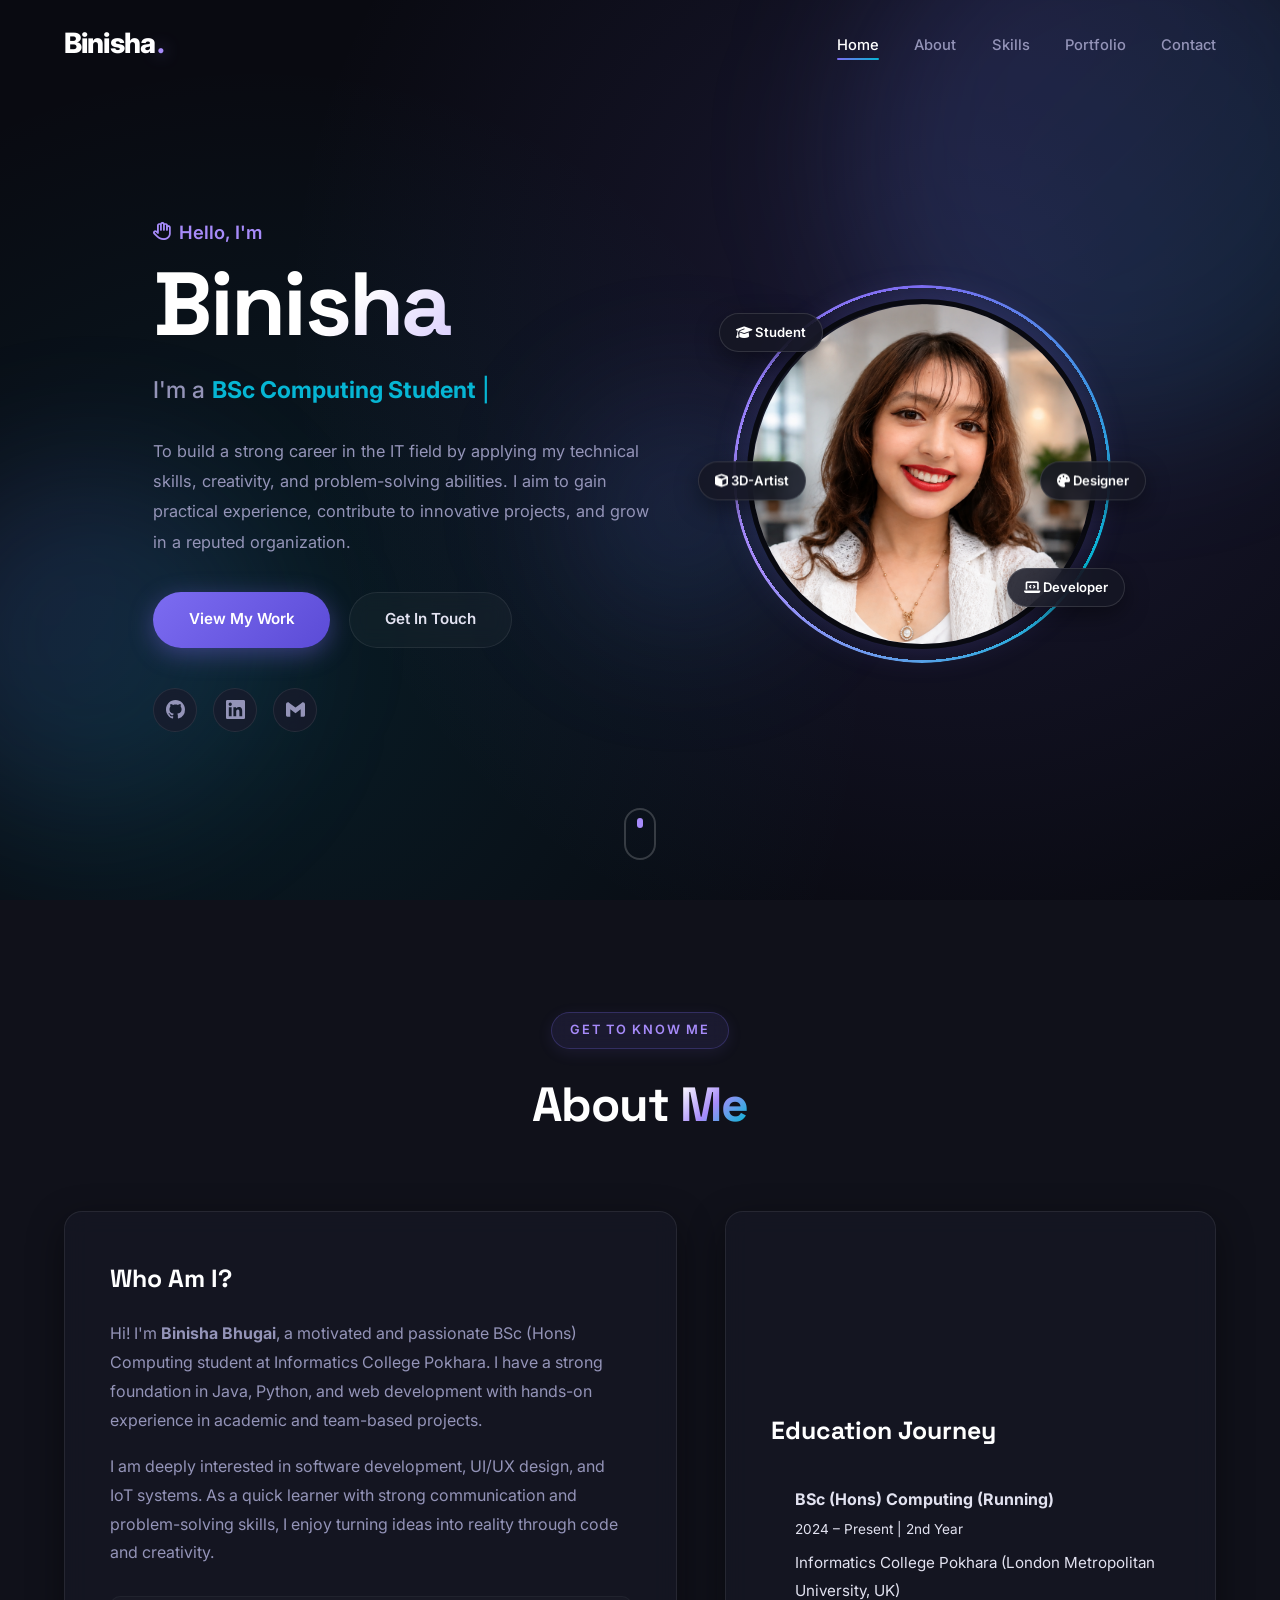
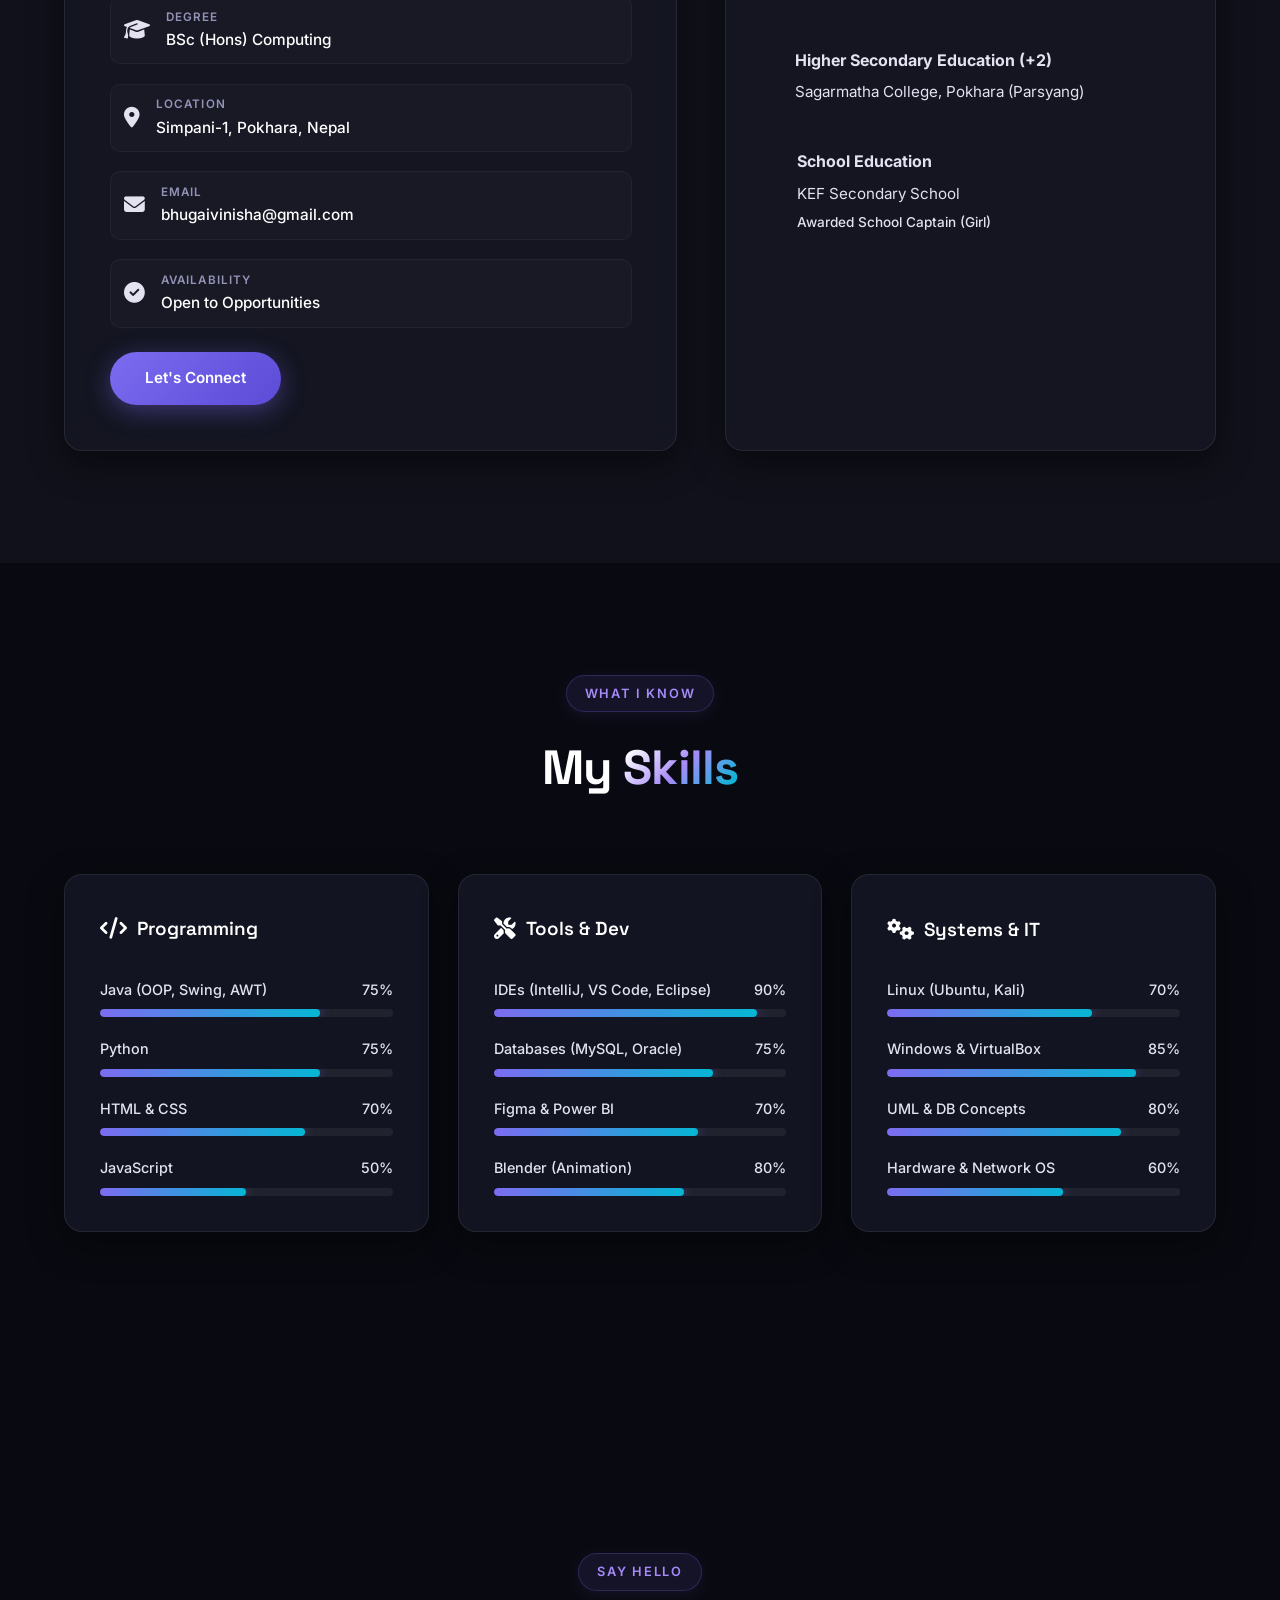
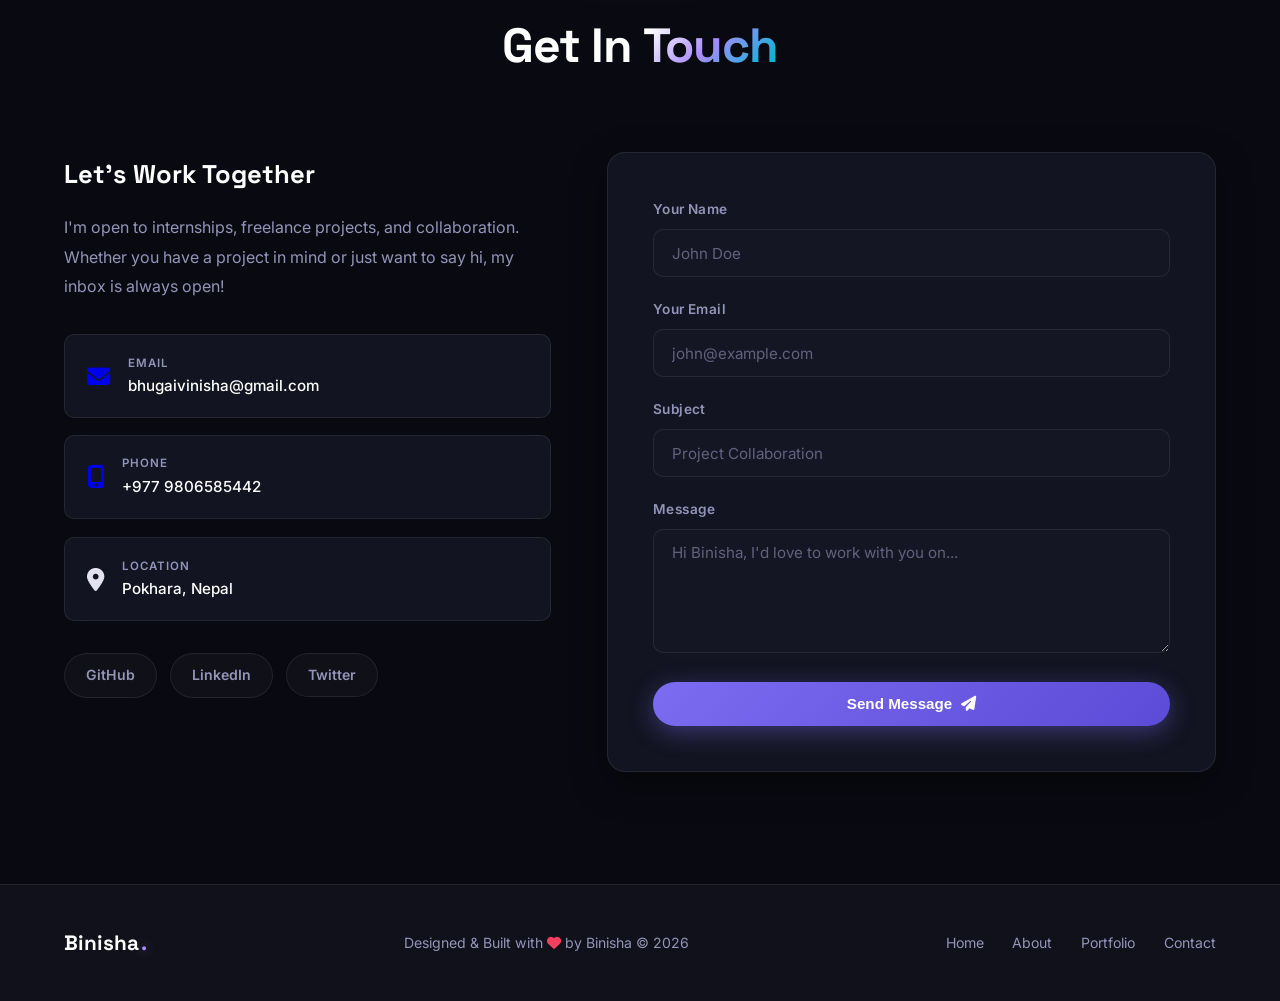
<file: index.html>
<!DOCTYPE html>
<html lang="en">

<head>
  <meta name="viewport" content="width=device-width, initial-scale=1.0" />
  <meta name="description"
    content="Binisha's personal portfolio website showcasing skills, projects, and contact information." />
  <title>Binisha | Portfolio</title>
  <link rel="icon" type="image/x-icon" href="favicon.ico" />
  <link rel="icon" type="image/png" sizes="32x32" href="favicon-32x32.png" />
  <link rel="icon" type="image/png" sizes="16x16" href="favicon-16x16.png" />
  <link rel="apple-touch-icon" href="favicon-32x32.png" />
  <link rel="stylesheet" href="css/style.css" />
  <link rel="stylesheet" href="https://cdnjs.cloudflare.com/ajax/font-awesome/6.5.1/css/all.min.css" />
  <link rel="preconnect" href="https://fonts.googleapis.com" />
  <link rel="preconnect" href="https://fonts.gstatic.com" crossorigin />
  <link
    href="https://fonts.googleapis.com/css2?family=Inter:wght@300;400;500;600;700;800&family=Space+Grotesk:wght@400;500;600;700&display=swap"
    rel="stylesheet" />
</head>

<body>

  <!-- NAVIGATION INJECTED VIA COMPONENTS.JS -->
  <div id="navbar-placeholder"></div>

  <!-- HERO -->
  <section class="hero" id="home">
    <div class="hero-bg-shapes">
      <div class="shape shape-1"></div>
      <div class="shape shape-2"></div>
      <div class="shape shape-3"></div>
    </div>
    <div class="hero-container">
      <div class="hero-content">
        <div class="hero-greeting reveal"><i class="fa-regular fa-hand"></i> Hello, I'm</div>
        <h1 class="hero-name reveal">Binisha</h1>
        <div class="hero-role reveal">
          <span>I'm a </span><span class="typewriter" id="typewriter"></span><span class="cursor-blink">|</span>
        </div>
        <p class="hero-desc reveal">To build a strong career in the IT field by applying my technical skills,
          creativity, and problem-solving abilities. I aim to gain practical experience, contribute to innovative
          projects, and grow in a reputed organization.</p>
        <div class="hero-actions reveal">
          <a href="portfolio.html" class="btn btn-primary">View My Work</a>
          <a href="#contact" class="btn btn-outline">Get In Touch</a>
        </div>
        <div class="hero-socials reveal">
          <a href="https://github.com/bhugaivinisha" target="_blank" class="social-icon" aria-label="GitHub">
            <svg viewBox="0 0 24 24" fill="currentColor">
              <path
                d="M12 0C5.37 0 0 5.37 0 12c0 5.31 3.435 9.795 8.205 11.385.6.105.825-.255.825-.57 0-.285-.015-1.23-.015-2.235-3.015.555-3.795-.735-4.035-1.41-.135-.345-.72-1.41-1.23-1.695-.42-.225-1.02-.78-.015-.795.945-.015 1.62.87 1.845 1.23 1.08 1.815 2.805 1.305 3.495.99.105-.78.42-1.305.765-1.605-2.67-.3-5.46-1.335-5.46-5.925 0-1.305.465-2.385 1.23-3.225-.12-.3-.54-1.53.12-3.18 0 0 1.005-.315 3.3 1.23.96-.27 1.98-.405 3-.405s2.04.135 3 .405c2.295-1.56 3.3-1.23 3.3-1.23.66 1.65.24 2.88.12 3.18.765.84 1.23 1.905 1.23 3.225 0 4.605-2.805 5.625-5.475 5.925.435.375.81 1.095.81 2.22 0 1.605-.015 2.895-.015 3.3 0 .315.225.69.825.57A12.02 12.02 0 0 0 24 12c0-6.63-5.37-12-12-12z" />
            </svg>
          </a>
          <a href="https://www.linkedin.com/in/binisha-bhugai-67b261334/" target="_blank" class="social-icon"
            aria-label="LinkedIn">
            <svg viewBox="0 0 24 24" fill="currentColor">
              <path
                d="M20.447 20.452h-3.554v-5.569c0-1.328-.027-3.037-1.852-3.037-1.853 0-2.136 1.445-2.136 2.939v5.667H9.351V9h3.414v1.561h.046c.477-.9 1.637-1.85 3.37-1.85 3.601 0 4.267 2.37 4.267 5.455v6.286zM5.337 7.433a2.062 2.062 0 0 1-2.063-2.065 2.064 2.064 0 1 1 2.063 2.065zm1.782 13.019H3.555V9h3.564v11.452zM22.225 0H1.771C.792 0 0 .774 0 1.729v20.542C0 23.227.792 24 1.771 24h20.451C23.2 24 24 23.227 24 22.271V1.729C24 .774 23.2 0 22.222 0h.003z" />
            </svg>
          </a>
          <a href="mailto:bhugaivinisha@gmail.com" class="social-icon" aria-label="Email">
            <svg viewBox="0 0 24 24" fill="currentColor">
              <path
                d="M24 5.457v13.909c0 .904-.732 1.636-1.636 1.636h-3.819V11.73L12 16.64l-6.545-4.91v9.273H1.636A1.636 1.636 0 0 1 0 19.366V5.457c0-2.023 2.309-3.178 3.927-1.964L5.455 4.64 12 9.548l6.545-4.91 1.528-1.145C21.69 2.28 24 3.434 24 5.457z" />
            </svg>
          </a>
        </div>
      </div>
      <div class="hero-image-wrap reveal">
        <div class="hero-avatar">
          <div class="avatar-ring"></div>
          <div class="avatar-inner">
            <div class="hero-avatar">
              <img src="images/binisha.PNG" alt="Binisha" class="profile-image">
            </div>
          </div>
          <div class="floating-badge badge-1"><i class="fa-solid fa-graduation-cap"></i> Student</div>
          <div class="floating-badge badge-2"><i class="fa-solid fa-laptop-code"></i> Developer</div>
          <div class="floating-badge badge-3"><i class="fa-solid fa-palette"></i> Designer</div>
          <div class="floating-badge badge-4"><i class="fa-solid fa-cube"></i> 3D-Artist</div>
        </div>
      </div>
    </div>
    <a href="#about" class="scroll-down" aria-label="Scroll down">
      <div class="scroll-dot"></div>
    </a>
  </section>

  <!-- ABOUT -->
  <section class="about section" id="about">
    <div class="container">
      <div class="section-header reveal">
        <span class="section-tag">Get to Know Me</span>
        <h2 class="section-title">About <span class="highlight">Me</span></h2>
      </div>
      <div class="about-grid">
        <div class="about-card reveal">
          <h3>Who Am I?</h3>
          <p>Hi! I'm <strong>Binisha Bhugai</strong>, a motivated and passionate BSc (Hons) Computing student at
            Informatics College Pokhara. I have a strong foundation in Java, Python, and web development with hands-on
            experience in academic and team-based projects.</p>
          <p>I am deeply interested in software development, UI/UX design, and IoT systems. As a quick learner with
            strong communication and problem-solving skills, I enjoy turning ideas into reality through code and
            creativity.</p>
          <div class="about-details">
            <div class="detail-item"><span class="detail-icon"><i class="fa-solid fa-graduation-cap"></i></span>
              <div><span class="detail-label">Degree</span><span class="detail-value">BSc (Hons) Computing</span></div>
            </div>
            <div class="detail-item"><span class="detail-icon"><i class="fa-solid fa-location-dot"></i></span>
              <div><span class="detail-label">Location</span><span class="detail-value">Simpani-1, Pokhara, Nepal</span>
              </div>
            </div>
            <div class="detail-item"><span class="detail-icon"><i class="fa-solid fa-envelope"></i></span>
              <div><span class="detail-label">Email</span><span class="detail-value">bhugaivinisha@gmail.com</span>
              </div>
            </div>
            <div class="detail-item"><span class="detail-icon"><i class="fa-solid fa-circle-check"></i></span>
              <div><span class="detail-label">Availability</span><span class="detail-value">Open to Opportunities</span>
              </div>
            </div>
          </div>
          <a href="#contact" class="btn btn-primary" style="margin-top:1.5rem;display:inline-flex;">Let's Connect</a>
        </div>

        <div class="about-card reveal" style="display: flex; flex-direction: column; justify-content: center;">
          <h3 style="margin-bottom: 2rem;">Education Journey</h3>
          <div class="education-timeline" style="display: flex; flex-direction: column; gap: 1.5rem;">
            <div class="timeline-item"
              style="border-left: 2px solid var(--primary); padding-left: 1.5rem; position: relative;">
              <div
                style="position: absolute; left: -6px; top: 0; width: 10px; height: 10px; border-radius: 50%; background: var(--primary); box-shadow: 0 0 0 4px var(--bg-hover);">
              </div>
              <h4 style="margin-bottom: 0.3rem;">BSc (Hons) Computing (Running)</h4>
              <span style="color: var(--text-muted); font-size: 0.85rem; display: block; margin-bottom: 0.5rem;">2024
                &ndash; Present | 2nd Year</span>
              <p style="font-size: 0.95rem; color: var(--text-secondary);">Informatics College Pokhara (London
                Metropolitan University, UK)</p>
            </div>
            <div class="timeline-item"
              style="border-left: 2px solid var(--primary); padding-left: 1.5rem; position: relative;">
              <div
                style="position: absolute; left: -6px; top: 0; width: 10px; height: 10px; border-radius: 50%; background: var(--primary); box-shadow: 0 0 0 4px var(--bg-hover);">
              </div>
              <h4 style="margin-bottom: 0.3rem;">Higher Secondary Education (+2)</h4>
              <p style="font-size: 0.95rem; color: var(--text-secondary);">Sagarmatha College, Pokhara (Parsyang)</p>
            </div>
            <div class="timeline-item"
              style="border-left: 2px solid transparent; padding-left: 1.5rem; position: relative;">
              <div
                style="position: absolute; left: -6px; top: 0; width: 10px; height: 10px; border-radius: 50%; background: var(--primary); box-shadow: 0 0 0 4px var(--bg-hover);">
              </div>
              <h4 style="margin-bottom: 0.3rem;">School Education</h4>
              <p style="font-size: 0.95rem; color: var(--text-secondary);">KEF Secondary School<br><span
                  style="color:var(--primary);font-size:0.85rem;font-weight:500;">Awarded School Captain (Girl)</span>
              </p>
            </div>
          </div>
        </div>
      </div>
    </div>
  </section>

  <!-- SKILLS -->
  <section class="skills section" id="skills">
    <div class="container">
      <div class="section-header reveal">
        <span class="section-tag">What I Know</span>
        <h2 class="section-title">My <span class="highlight">Skills</span></h2>
      </div>
      <div class="skills-grid">
        <div class="skill-category reveal">
          <h3 class="category-title"><span class="cat-icon"><i class="fa-solid fa-code"></i></span> Programming</h3>
          <div class="skill-list">
            <div class="skill-item">
              <div class="skill-info"><span>Java (OOP, Swing, AWT)</span><span>75%</span></div>
              <div class="skill-bar">
                <div class="skill-fill" data-width="75"></div>
              </div>
            </div>
            <div class="skill-item">
              <div class="skill-info"><span>Python</span><span>75%</span></div>
              <div class="skill-bar">
                <div class="skill-fill" data-width="75"></div>
              </div>
            </div>
            <div class="skill-item">
              <div class="skill-info"><span>HTML &amp; CSS</span><span>70%</span></div>
              <div class="skill-bar">
                <div class="skill-fill" data-width="70"></div>
              </div>
            </div>
            <div class="skill-item">
              <div class="skill-info"><span>JavaScript</span><span>50%</span></div>
              <div class="skill-bar">
                <div class="skill-fill" data-width="50"></div>
              </div>
            </div>
          </div>
        </div>
        <div class="skill-category reveal">
          <h3 class="category-title"><span class="cat-icon"><i class="fa-solid fa-screwdriver-wrench"></i></span> Tools &amp; Dev</h3>
          <div class="skill-list">
            <div class="skill-item">
              <div class="skill-info"><span>IDEs (IntelliJ, VS Code, Eclipse)</span><span>90%</span></div>
              <div class="skill-bar">
                <div class="skill-fill" data-width="90"></div>
              </div>
            </div>
            <div class="skill-item">
              <div class="skill-info"><span>Databases (MySQL, Oracle)</span><span>75%</span></div>
              <div class="skill-bar">
                <div class="skill-fill" data-width="75"></div>
              </div>
            </div>
            <div class="skill-item">
              <div class="skill-info"><span>Figma &amp; Power BI</span><span>70%</span></div>
              <div class="skill-bar">
                <div class="skill-fill" data-width="70"></div>
              </div>
            </div>
            <div class="skill-item">
              <div class="skill-info"><span>Blender (Animation)</span><span>80%</span></div>
              <div class="skill-bar">
                <div class="skill-fill" data-width="65"></div>
              </div>
            </div>
          </div>
        </div>
        <div class="skill-category reveal">
          <h3 class="category-title"><span class="cat-icon"><i class="fa-solid fa-gears"></i></span> Systems &amp; IT</h3>
          <div class="skill-list">
            <div class="skill-item">
              <div class="skill-info"><span>Linux (Ubuntu, Kali)</span><span>70%</span></div>
              <div class="skill-bar">
                <div class="skill-fill" data-width="70"></div>
              </div>
            </div>
            <div class="skill-item">
              <div class="skill-info"><span>Windows &amp; VirtualBox</span><span>85%</span></div>
              <div class="skill-bar">
                <div class="skill-fill" data-width="85"></div>
              </div>
            </div>
            <div class="skill-item">
              <div class="skill-info"><span>UML &amp; DB Concepts</span><span>80%</span></div>
              <div class="skill-bar">
                <div class="skill-fill" data-width="80"></div>
              </div>
            </div>
            <div class="skill-item">
              <div class="skill-info"><span>Hardware &amp; Network OS</span><span>60%</span></div>
              <div class="skill-bar">
                <div class="skill-fill" data-width="60"></div>
              </div>
            </div>
          </div>
        </div>
      </div>
      <div class="tech-badges reveal">
        <span class="tech-badge">Java</span><span class="tech-badge">Python</span><span
          class="tech-badge">HTML/CSS/JS</span>
        <span class="tech-badge">IntelliJ IDEA</span><span class="tech-badge">MySQL</span><span
          class="tech-badge">Figma</span>
        <span class="tech-badge">Ubuntu</span><span class="tech-badge">VirtualBox</span><span
          class="tech-badge">Blender</span>
        <span class="tech-badge">UML</span>
      </div>
    </div>
  </section>

  <!-- CONTACT -->
  <section class="contact section" id="contact">
    <div class="container">
      <div class="section-header reveal">
        <span class="section-tag">Say Hello</span>
        <h2 class="section-title">Get In <span class="highlight">Touch</span></h2>
      </div>
      <div class="contact-grid">
        <div class="contact-info reveal">
          <h3>Let's Work Together</h3>
          <p>I'm open to internships, freelance projects, and collaboration. Whether you have a project in mind or just
            want to say hi, my inbox is always open!</p>
          <div class="contact-cards">
            <a href="mailto:bhugaivinisha@gmail.com" class="contact-card">
              <div class="cc-icon"><i class="fa-solid fa-envelope"></i></div>
              <div><span class="cc-label">Email</span><span class="cc-value">bhugaivinisha@gmail.com</span></div>
            </a>
            <a href="tel:+977-9806585442" class="contact-card">
              <div class="cc-icon"><i class="fa-solid fa-mobile-screen-button"></i></div>
              <div><span class="cc-label">Phone</span><span class="cc-value">+977 9806585442</span></div>
            </a>
            <div class="contact-card">
              <div class="cc-icon"><i class="fa-solid fa-location-dot"></i></div>
              <div><span class="cc-label">Location</span><span class="cc-value">Pokhara, Nepal</span></div>
            </div>
          </div>
          <div class="contact-socials">
            <a href="https://github.com/bhugaivinisha/" target="_blank" class="csocial-btn">GitHub</a>
            <a href="https://www.linkedin.com/in/binisha-bhugai-67b261334/" target="_blank"
              class="csocial-btn">LinkedIn</a>
            <a href="https://twitter.com/" target="_blank" class="csocial-btn">Twitter</a>
          </div>
        </div>
        <div class="contact-form-wrap reveal">
          <form class="contact-form" id="contact-form" novalidate>
            <div class="form-group">
              <label for="cf-name">Your Name</label>
              <input type="text" id="cf-name" name="name" placeholder="John Doe" required />
            </div>
            <div class="form-group">
              <label for="cf-email">Your Email</label>
              <input type="email" id="cf-email" name="email" placeholder="john@example.com" required />
            </div>
            <div class="form-group">
              <label for="cf-subject">Subject</label>
              <input type="text" id="cf-subject" name="subject" placeholder="Project Collaboration" required />
            </div>
            <div class="form-group">
              <label for="cf-message">Message</label>
              <textarea id="cf-message" name="message" rows="5"
                placeholder="Hi Binisha, I'd love to work with you on..." required></textarea>
            </div>
            <button type="submit" class="btn btn-primary btn-full" id="submit-btn">
              <span class="btn-text">Send Message <i class="fa-solid fa-paper-plane" style="margin-left:0.3rem;"></i></span>
              <span class="btn-loader" style="display:none;">Sending...</span>
            </button>
            <div class="form-success" id="form-success" style="display:none;"><i class="fa-solid fa-circle-check"></i> Message sent! I'll get back to you soon.</div>
          </form>
        </div>
      </div>
    </div>
  </section>

  <!-- FOOTER INJECTED VIA COMPONENTS.JS -->
  <div id="footer-placeholder"></div>

  <button class="back-to-top" id="back-to-top" aria-label="Back to top">↑</button>

  <!-- LIGHTBOX MODAL -->
  <div class="lightbox-modal" id="lightbox-modal" aria-hidden="true">
    <div class="lightbox-backdrop"></div>
    <div class="lightbox-container">
      <button class="lightbox-close" id="lightbox-close" aria-label="Close preview">&times;</button>
      <div class="lightbox-content" id="lightbox-content">
        <!-- Injected dynamically via JS -->
      </div>
    </div>
  </div>

  <script src="js/components.js"></script>
  <script src="js/main.js"></script>
</body>

</html>
</file>
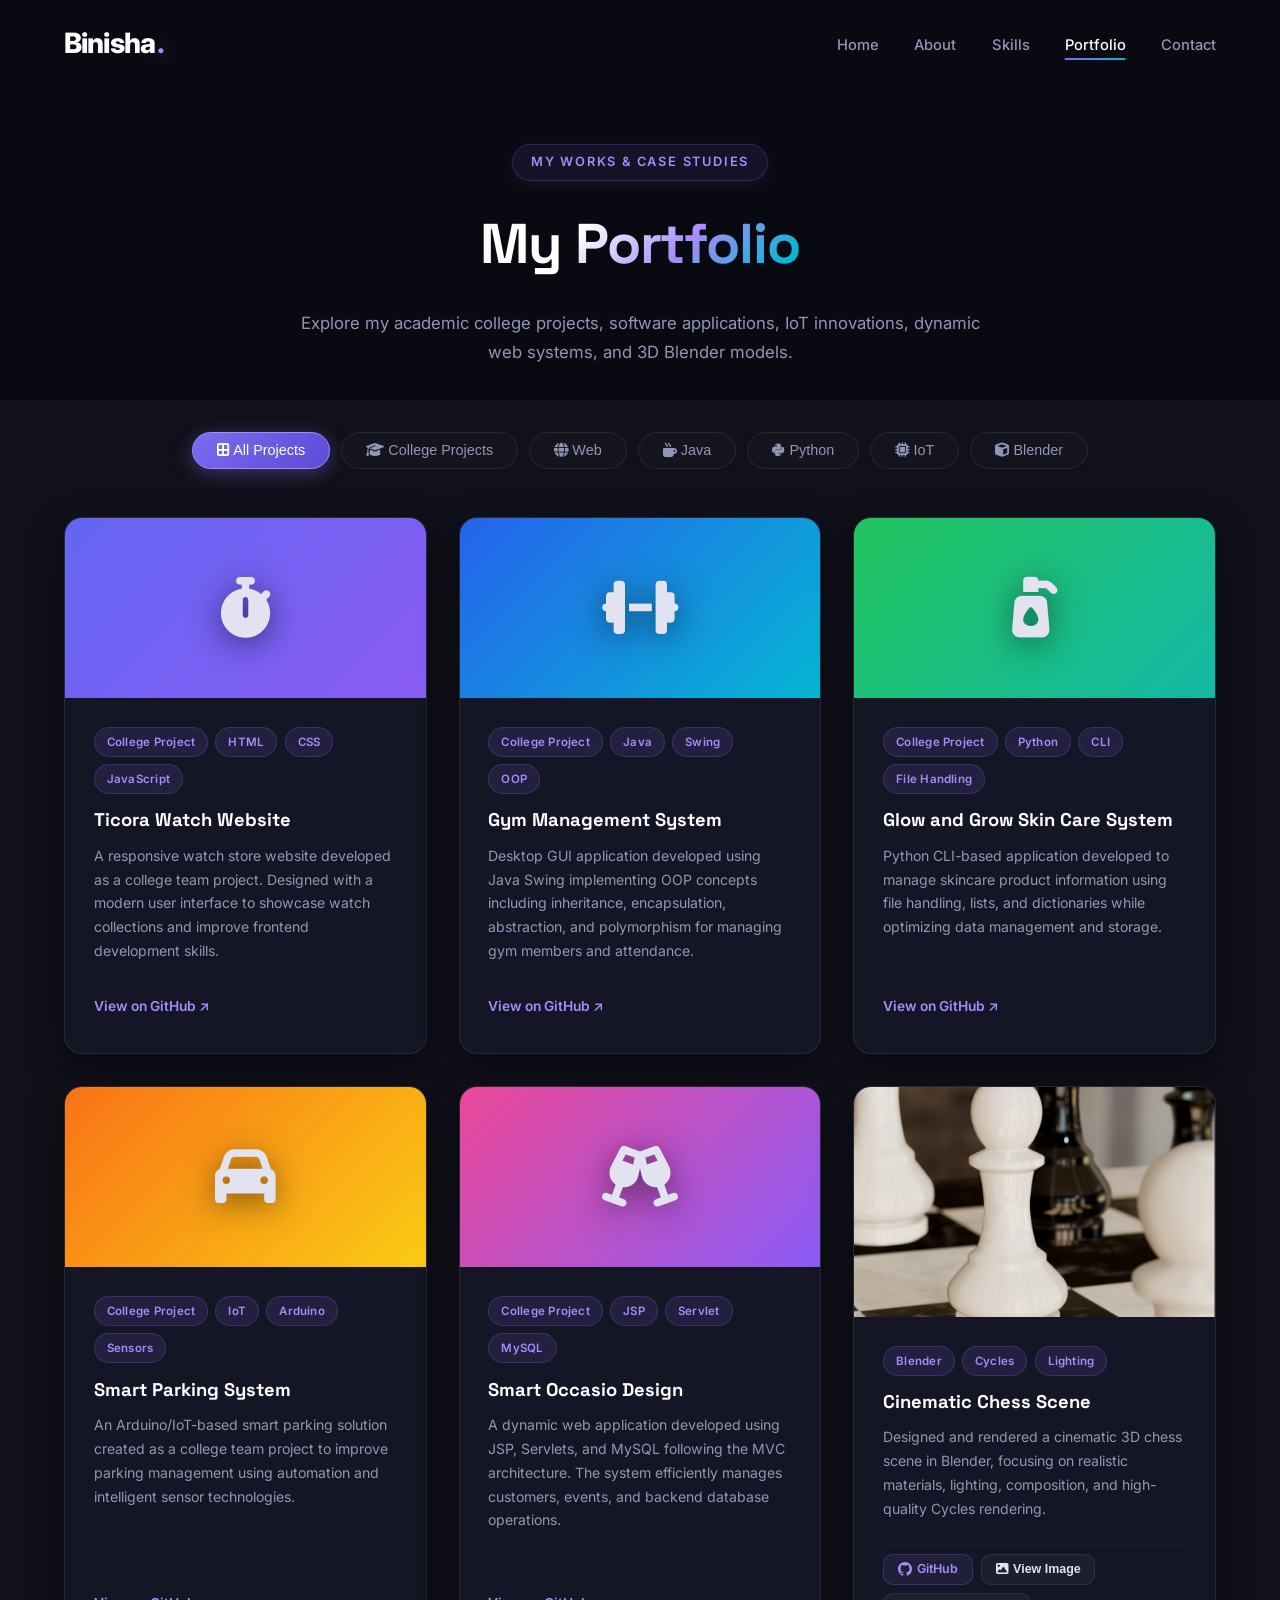
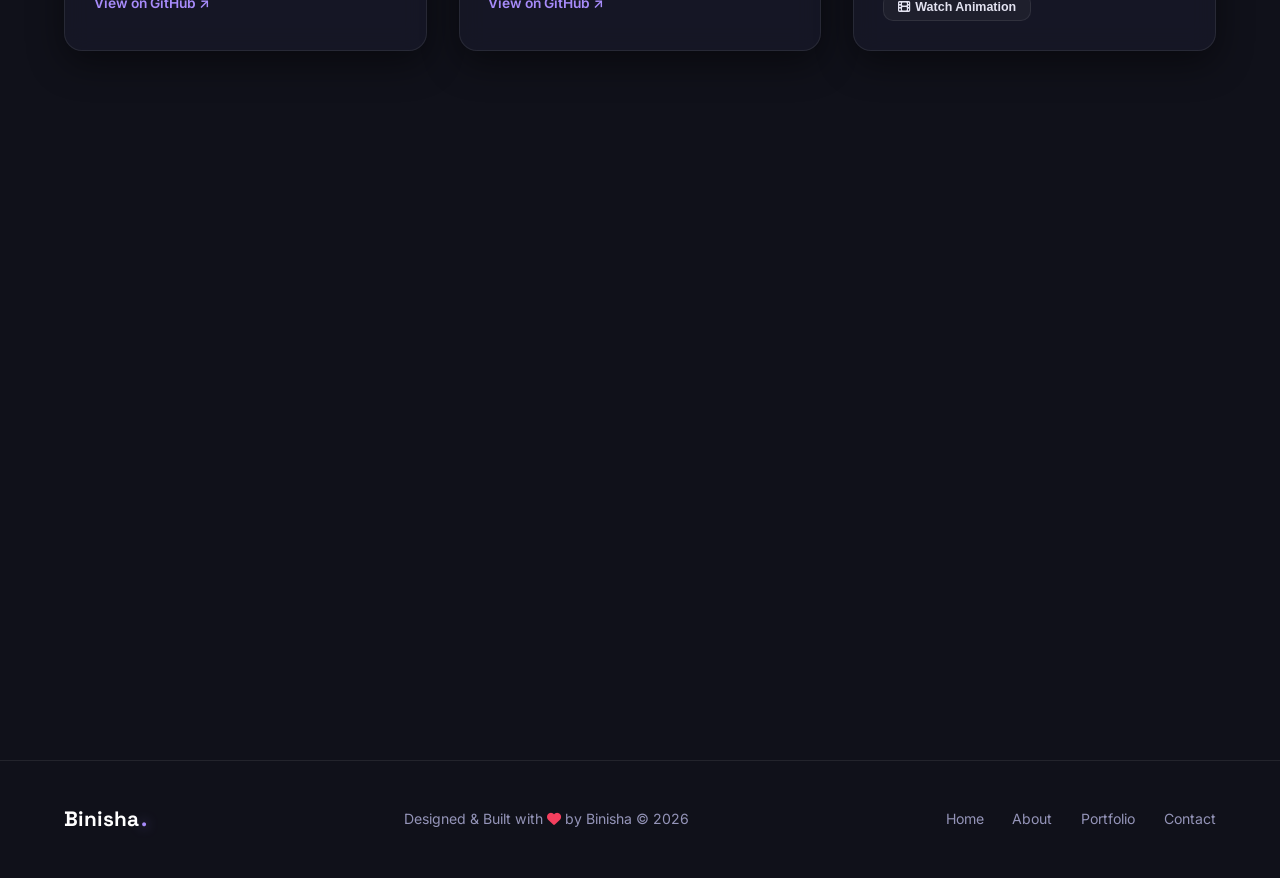
<file: portfolio.html>
<!DOCTYPE html>
<html lang="en">

<head>
  <meta charset="UTF-8" />
  <meta name="viewport" content="width=device-width, initial-scale=1.0" />
  <meta name="description"
    content="Binisha's Portfolio - Showcase of academic college projects, Java, Python, Web development, IoT systems, and 3D Blender artwork." />
  <title>Portfolio | Binisha - Projects & Academic Work</title>
  <link rel="icon" type="image/x-icon" href="favicon.ico" />
  <link rel="icon" type="image/png" sizes="32x32" href="favicon-32x32.png" />
  <link rel="icon" type="image/png" sizes="16x16" href="favicon-16x16.png" />
  <link rel="apple-touch-icon" href="favicon-32x32.png" />
  <link rel="stylesheet" href="css/style.css" />
  <link rel="stylesheet" href="https://cdnjs.cloudflare.com/ajax/font-awesome/6.5.1/css/all.min.css" />
  <link rel="preconnect" href="https://fonts.googleapis.com" />
  <link rel="preconnect" href="https://fonts.gstatic.com" crossorigin />
  <link
    href="https://fonts.googleapis.com/css2?family=Inter:wght@300;400;500;600;700;800&family=Space+Grotesk:wght@400;500;600;700&display=swap"
    rel="stylesheet" />
</head>

<body>

  <!-- COMMON HEADER INJECTED HERE -->
  <div id="navbar-placeholder"></div>

  <!-- PORTFOLIO HERO -->
  <section class="section portfolio-hero" style="padding-top: 9rem; padding-bottom: 2rem; text-align: center;">
    <div class="container">
      <span class="section-tag reveal">My Works &amp; Case Studies</span>
      <h1 class="section-title reveal" style="font-size: clamp(2.3rem, 4.8vw, 3.5rem); margin-bottom: 1rem;">
        My <span class="highlight">Portfolio</span>
      </h1>
      <p class="reveal" style="max-width: 680px; margin: 0 auto; color: var(--clr-text-muted); font-size: 1.05rem;">
        Explore my academic college projects, software applications, IoT innovations, dynamic web systems, and 3D Blender models.
      </p>
    </div>
  </section>

  <!-- PORTFOLIO SECTION -->
  <section class="portfolio section" id="portfolio" style="padding-top: 2rem;">
    <div class="container">

      <!-- FILTER TABS -->
      <div class="filter-tabs reveal">
        <button class="filter-btn active" data-filter="all"><i class="fa-solid fa-border-all"></i> All Projects</button>
        <button class="filter-btn" data-filter="college"><i class="fa-solid fa-graduation-cap"></i> College Projects</button>
        <button class="filter-btn" data-filter="web"><i class="fa-solid fa-globe"></i> Web</button>
        <button class="filter-btn" data-filter="java"><i class="fa-solid fa-mug-hot"></i> Java</button>
        <button class="filter-btn" data-filter="python"><i class="fa-brands fa-python"></i> Python</button>
        <button class="filter-btn" data-filter="iot"><i class="fa-solid fa-microchip"></i> IoT</button>
        <button class="filter-btn" data-filter="blender"><i class="fa-solid fa-cube"></i> Blender</button>
      </div>

      <!-- UNIFIED PROJECTS GRID -->
      <div class="projects-grid" id="projects-grid">

        <!-- Direct Link Anchor for College Projects -->
        <div id="college-projects" style="scroll-margin-top: 110px; display: none;"></div>

        <!-- 1. Ticora Watch Website -->
        <div class="project-card reveal" id="ticora-watch" data-category="college web">
          <div class="project-img" style="background:linear-gradient(135deg,#6366f1,#8b5cf6)">
            <span class="proj-emoji"><i class="fa-solid fa-stopwatch"></i></span>
          </div>
          <div class="project-body">
            <div class="project-tags">
              <span class="tag">College Project</span>
              <span class="tag">HTML</span>
              <span class="tag">CSS</span>
              <span class="tag">JavaScript</span>
            </div>
            <h3 class="project-title">Ticora Watch Website</h3>
            <p class="project-desc">
              A responsive watch store website developed as a college team project. Designed with a modern user
              interface to showcase watch collections and improve frontend development skills.
            </p>
            <div class="project-links">
              <a href="https://github.com/bhugaivinisha/Ticora_Watch_project" target="_blank" class="proj-link">
                View on GitHub ↗
              </a>
            </div>
          </div>
        </div>

        <!-- 2. Gym Management System -->
        <div class="project-card reveal" id="gym-management" data-category="college java">
          <div class="project-img" style="background:linear-gradient(135deg,#2563eb,#06b6d4)">
            <span class="proj-emoji"><i class="fa-solid fa-dumbbell"></i></span>
          </div>
          <div class="project-body">
            <div class="project-tags">
              <span class="tag">College Project</span>
              <span class="tag">Java</span>
              <span class="tag">Swing</span>
              <span class="tag">OOP</span>
            </div>
            <h3 class="project-title">Gym Management System</h3>
            <p class="project-desc">
              Desktop GUI application developed using Java Swing implementing OOP concepts including inheritance,
              encapsulation, abstraction, and polymorphism for managing gym members and attendance.
            </p>
            <div class="project-links">
              <a href="https://github.com/bhugaivinisha/Gym_Management_System" target="_blank" class="proj-link">
                View on GitHub ↗
              </a>
            </div>
          </div>
        </div>

        <!-- 3. Glow and Grow Skin Care System -->
        <div class="project-card reveal" id="glow-and-grow" data-category="college python">
          <div class="project-img" style="background:linear-gradient(135deg,#22c55e,#14b8a6)">
            <span class="proj-emoji"><i class="fa-solid fa-pump-soap"></i></span>
          </div>
          <div class="project-body">
            <div class="project-tags">
              <span class="tag">College Project</span>
              <span class="tag">Python</span>
              <span class="tag">CLI</span>
              <span class="tag">File Handling</span>
            </div>
            <h3 class="project-title">Glow and Grow Skin Care System</h3>
            <p class="project-desc">
              Python CLI-based application developed to manage skincare product information using file handling,
              lists, and dictionaries while optimizing data management and storage.
            </p>
            <div class="project-links">
              <a href="https://github.com/bhugaivinisha/Glow_and_Grow_Project" target="_blank" class="proj-link">
                View on GitHub ↗
              </a>
            </div>
          </div>
        </div>

        <!-- 4. Smart Parking System -->
        <div class="project-card reveal" id="smart-parking" data-category="college iot">
          <div class="project-img" style="background:linear-gradient(135deg,#f97316,#facc15)">
            <span class="proj-emoji"><i class="fa-solid fa-car"></i></span>
          </div>
          <div class="project-body">
            <div class="project-tags">
              <span class="tag">College Project</span>
              <span class="tag">IoT</span>
              <span class="tag">Arduino</span>
              <span class="tag">Sensors</span>
            </div>
            <h3 class="project-title">Smart Parking System</h3>
            <p class="project-desc">
              An Arduino/IoT-based smart parking solution created as a college team project to improve parking management using
              automation and intelligent sensor technologies.
            </p>
            <div class="project-links">
              <a href="https://github.com/bhugaivinisha/Smart_Parking_System_Project" target="_blank" class="proj-link">
                View on GitHub ↗
              </a>
            </div>
          </div>
        </div>

        <!-- 5. Smart Occasio Design -->
        <div class="project-card reveal" id="smart-occasio" data-category="college web">
          <div class="project-img" style="background:linear-gradient(135deg,#ec4899,#8b5cf6)">
            <span class="proj-emoji"><i class="fa-solid fa-champagne-glasses"></i></span>
          </div>
          <div class="project-body">
            <div class="project-tags">
              <span class="tag">College Project</span>
              <span class="tag">JSP</span>
              <span class="tag">Servlet</span>
              <span class="tag">MySQL</span>
            </div>
            <h3 class="project-title">Smart Occasio Design</h3>
            <p class="project-desc">
              A dynamic web application developed using JSP, Servlets, and MySQL following the MVC architecture. The
              system efficiently manages customers, events, and backend database operations.
            </p>
            <div class="project-links">
              <a href="https://github.com/bhugaivinisha/Occasio_Design" target="_blank" class="proj-link">
                View on GitHub ↗
              </a>
            </div>
          </div>
        </div>

        <!-- Direct Link Anchor for Blender Projects -->
        <div id="blender-projects" style="scroll-margin-top: 110px; display: none;"></div>

        <!-- 6. Cinematic Chess Scene (Blender) -->
        <div class="project-card reveal" id="chess-scene" data-category="blender">
          <div class="project-image">
            <img src="images/chess.png" alt="Chess Scene">
            <div class="project-img-overlay view-img-btn" data-img="images/chess.png" title="Click to view image">
              <span class="overlay-icon"><i class="fa-solid fa-magnifying-glass"></i></span>
              <span class="overlay-text">View High-Res Render</span>
            </div>
          </div>
          <div class="project-body">
            <div class="project-tags">
              <span class="tag">Blender</span>
              <span class="tag">Cycles</span>
              <span class="tag">Lighting</span>
            </div>
            <h3 class="project-title">Cinematic Chess Scene</h3>
            <p class="project-desc">
              Designed and rendered a cinematic 3D chess scene in Blender, focusing on realistic materials, lighting,
              composition, and high-quality Cycles rendering.
            </p>
            <div class="project-links blender-actions">
              <a href="https://github.com/bhugaivinisha/Chess-Scene-Blender" target="_blank" class="btn-action btn-github">
                <svg viewBox="0 0 24 24" width="14" height="14" fill="currentColor">
                  <path
                    d="M12 0C5.37 0 0 5.37 0 12c0 5.31 3.435 9.795 8.205 11.385.6.105.825-.255.825-.57 0-.285-.015-1.23-.015-2.235-3.015.555-3.795-.735-4.035-1.41-.135-.345-.72-1.41-1.23-1.695-.42-.225-1.02-.78-.015-.795.945-.015 1.62.87 1.845 1.23 1.08 1.815 2.805 1.305 3.495.99.105-.78.42-1.305.765-1.605-2.67-.3-5.46-1.335-5.46-5.925 0-1.305.465-2.385 1.23-3.225-.12-.3-.54-1.53.12-3.18 0 0 1.005-.315 3.3 1.23.96-.27 1.98-.405 3-.405s2.04.135 3 .405c2.295-1.56 3.3-1.23 3.3-1.23.66 1.65.24 2.88.12 3.18.765.84 1.23 1.905 1.23 3.225 0 4.605-2.805 5.625-5.475 5.925.435.375.81 1.095.81 2.22 0 1.605-.015 2.895-.015 3.3 0 .315.225.69.825.57A12.02 12.02 0 0 0 24 12c0-6.63-5.37-12-12-12z" />
                </svg>
                GitHub
              </a>
              <button class="btn-action view-img-btn" data-img="images/chess.png">
                <i class="fa-solid fa-image"></i> View Image
              </button>
              <button class="btn-action watch-anim-btn" data-video="videos/0001-0250.mp4">
                <i class="fa-solid fa-film"></i> Watch Animation
              </button>
            </div>
          </div>
        </div>

        <!-- 7. Low Poly Hen (Blender) -->
        <div class="project-card reveal" id="low-poly-hen" data-category="blender">
          <div class="project-image">
            <img src="images/hen.png" alt="Hen Render">
            <div class="project-img-overlay view-img-btn" data-img="images/hen.png" title="Click to view image">
              <span class="overlay-icon"><i class="fa-solid fa-magnifying-glass"></i></span>
              <span class="overlay-text">View High-Res Render</span>
            </div>
          </div>
          <div class="project-body">
            <div class="project-tags">
              <span class="tag">Blender</span>
              <span class="tag">Modeling</span>
              <span class="tag">Lighting</span>
            </div>
            <h3 class="project-title">Low Poly Hen</h3>
            <p class="project-desc">
              Created a stylized low-poly hen model in Blender with clean topology, simple materials, and studio
              lighting for an attractive presentation.
            </p>
            <div class="project-links blender-actions">
              <a href="https://github.com/bhugaivinisha/Hen-Model-Blender" target="_blank" class="btn-action btn-github">
                <svg viewBox="0 0 24 24" width="14" height="14" fill="currentColor">
                  <path
                    d="M12 0C5.37 0 0 5.37 0 12c0 5.31 3.435 9.795 8.205 11.385.6.105.825-.255.825-.57 0-.285-.015-1.23-.015-2.235-3.015.555-3.795-.735-4.035-1.41-.135-.345-.72-1.41-1.23-1.695-.42-.225-1.02-.78-.015-.795.945-.015 1.62.87 1.845 1.23 1.08 1.815 2.805 1.305 3.495.99.105-.78.42-1.305.765-1.605-2.67-.3-5.46-1.335-5.46-5.925 0-1.305.465-2.385 1.23-3.225-.12-.3-.54-1.53.12-3.18 0 0 1.005-.315 3.3 1.23.96-.27 1.98-.405 3-.405s2.04.135 3 .405c2.295-1.56 3.3-1.23 3.3-1.23.66 1.65.24 2.88.12 3.18.765.84 1.23 1.905 1.23 3.225 0 4.605-2.805 5.625-5.475 5.925.435.375.81 1.095.81 2.22 0 1.605-.015 2.895-.015 3.3 0 .315.225.69.825.57A12.02 12.02 0 0 0 24 12c0-6.63-5.37-12-12-12z" />
                </svg>
                GitHub
              </a>
              <button class="btn-action view-img-btn" data-img="images/hen.png">
                <i class="fa-solid fa-image"></i> View Image
              </button>
              <button class="btn-action disabled" disabled title="Animation unavailable for this project">
                <i class="fa-solid fa-film"></i> Watch Animation
              </button>
            </div>
          </div>
        </div>

        <!-- 8. Luxury Perfume Product (Blender) -->
        <div class="project-card reveal" id="luxury-perfume" data-category="blender">
          <div class="project-image">
            <img src="images/perfume.png" alt="Perfume Render">
            <div class="project-img-overlay view-img-btn" data-img="images/perfume.png" title="Click to view image">
              <span class="overlay-icon"><i class="fa-solid fa-magnifying-glass"></i></span>
              <span class="overlay-text">View High-Res Render</span>
            </div>
          </div>
          <div class="project-body">
            <div class="project-tags">
              <span class="tag">Blender</span>
              <span class="tag">Product Design</span>
              <span class="tag">Cycles</span>
            </div>
            <h3 class="project-title">Luxury Perfume Product</h3>
            <p class="project-desc">
              Designed and rendered a luxury perfume bottle using Blender, focusing on glass materials, reflections,
              studio lighting, and product visualization techniques.
            </p>
            <div class="project-links blender-actions">
              <a href="https://github.com/bhugaivinisha/Perfume-Render-Blender" target="_blank" class="btn-action btn-github">
                <svg viewBox="0 0 24 24" width="14" height="14" fill="currentColor">
                  <path
                    d="M12 0C5.37 0 0 5.37 0 12c0 5.31 3.435 9.795 8.205 11.385.6.105.825-.255.825-.57 0-.285-.015-1.23-.015-2.235-3.015.555-3.795-.735-4.035-1.41-.135-.345-.72-1.41-1.23-1.695-.42-.225-1.02-.78-.015-.795.945-.015 1.62.87 1.845 1.23 1.08 1.815 2.805 1.305 3.495.99.105-.78.42-1.305.765-1.605-2.67-.3-5.46-1.335-5.46-5.925 0-1.305.465-2.385 1.23-3.225-.12-.3-.54-1.53.12-3.18 0 0 1.005-.315 3.3 1.23.96-.27 1.98-.405 3-.405s2.04.135 3 .405c2.295-1.56 3.3-1.23 3.3-1.23.66 1.65.24 2.88.12 3.18.765.84 1.23 1.905 1.23 3.225 0 4.605-2.805 5.625-5.475 5.925.435.375.81 1.095.81 2.22 0 1.605-.015 2.895-.015 3.3 0 .315.225.69.825.57A12.02 12.02 0 0 0 24 12c0-6.63-5.37-12-12-12z" />
                </svg>
                GitHub
              </a>
              <button class="btn-action view-img-btn" data-img="images/perfume.png">
                <i class="fa-solid fa-image"></i> View Image
              </button>
              <button class="btn-action disabled" disabled title="Animation unavailable for this project">
                <i class="fa-solid fa-film"></i> Watch Animation
              </button>
            </div>
          </div>
        </div>

      </div>
    </div>
  </section>

  <!-- COMMON FOOTER INJECTED HERE -->
  <div id="footer-placeholder"></div>

  <button class="back-to-top" id="back-to-top" aria-label="Back to top">↑</button>

  <!-- LIGHTBOX MODAL -->
  <div class="lightbox-modal" id="lightbox-modal" aria-hidden="true">
    <div class="lightbox-backdrop"></div>
    <div class="lightbox-container">
      <button class="lightbox-close" id="lightbox-close" aria-label="Close preview">&times;</button>
      <div class="lightbox-content" id="lightbox-content"></div>
    </div>
  </div>

  <script src="js/components.js"></script>
  <script src="js/main.js"></script>
</body>

</html>
</file>
<file: css/style.css>
/* ============ RESET & VARIABLES ============ */
*,
*::before,
*::after {
  box-sizing: border-box;
  margin: 0;
  padding: 0;
}

:root {
  --clr-bg: #090a11;
  --clr-bg2: #10111a;
  --clr-bg3: #151624;
  --clr-surface: rgba(22, 23, 36, 0.75);
  --clr-surface-card: rgba(26, 27, 43, 0.65);
  --clr-border: rgba(255, 255, 255, 0.08);
  --clr-border-glow: rgba(124, 108, 241, 0.35);
  --clr-primary: #7c6cf1;
  --clr-primary-light: #a78bfa;
  --clr-primary-dark: #5b4bd6;
  --clr-accent: #06b6d4;
  --clr-text: #e2e2f0;
  --clr-text-muted: #9494b8;
  --clr-white: #ffffff;
  --font-main: 'Inter', system-ui, -apple-system, sans-serif;
  --font-display: 'Space Grotesk', system-ui, sans-serif;
  --radius: 18px;
  --radius-sm: 10px;
  --radius-pill: 9999px;
  --transition: 0.35s cubic-bezier(0.16, 1, 0.3, 1);
  --shadow: 0 12px 36px rgba(0, 0, 0, 0.45);
  --shadow-glow: 0 0 35px rgba(124, 108, 241, 0.22);
  --shadow-card-hover: 0 20px 45px -10px rgba(124, 108, 241, 0.25);
}

html {
  scroll-behavior: smooth;
}

body {
  font-family: var(--font-main);
  background: var(--clr-bg);
  color: var(--clr-text);
  line-height: 1.75;
  overflow-x: hidden;
  -webkit-font-smoothing: antialiased;
  -moz-osx-font-smoothing: grayscale;
}

/* ============ SCROLLBAR ============ */
::-webkit-scrollbar {
  width: 8px;
}

::-webkit-scrollbar-track {
  background: var(--clr-bg);
}

::-webkit-scrollbar-thumb {
  background: rgba(124, 108, 241, 0.4);
  border-radius: 4px;
}

::-webkit-scrollbar-thumb:hover {
  background: var(--clr-primary);
}

/* ============ UTILITY ============ */
.container {
  max-width: 1200px;
  margin: 0 auto;
  padding: 0 1.5rem;
}

.section {
  padding: 7rem 0;
  position: relative;
}

.section-header {
  text-align: center;
  margin-bottom: 4rem;
}

.section-tag {
  display: inline-flex;
  align-items: center;
  gap: 0.4rem;
  font-size: 0.8rem;
  font-weight: 600;
  letter-spacing: 0.14em;
  text-transform: uppercase;
  color: var(--clr-primary-light);
  background: rgba(124, 108, 241, 0.1);
  border: 1px solid rgba(124, 108, 241, 0.25);
  border-radius: var(--radius-pill);
  padding: 0.4rem 1.1rem;
  margin-bottom: 0.85rem;
  box-shadow: 0 4px 15px rgba(124, 108, 241, 0.1);
  backdrop-filter: blur(8px);
}

.section-title {
  font-family: var(--font-display);
  font-size: clamp(2.1rem, 4.5vw, 3rem);
  font-weight: 700;
  color: var(--clr-white);
  letter-spacing: -0.02em;
}

.highlight {
  background: linear-gradient(135deg, var(--clr-white) 10%, var(--clr-primary-light) 50%, var(--clr-accent) 90%);
  -webkit-background-clip: text;
  -webkit-text-fill-color: transparent;
  background-clip: text;
}

/* ============ BUTTONS ============ */
.btn {
  display: inline-flex;
  align-items: center;
  justify-content: center;
  gap: 0.6rem;
  padding: 0.85rem 2.2rem;
  border-radius: var(--radius-pill);
  font-weight: 600;
  font-size: 0.95rem;
  cursor: pointer;
  border: none;
  text-decoration: none;
  transition: var(--transition);
  position: relative;
  overflow: hidden;
  z-index: 1;
}

.btn::before {
  content: '';
  position: absolute;
  inset: 0;
  background: linear-gradient(135deg, rgba(255, 255, 255, 0.2), transparent);
  opacity: 0;
  transition: var(--transition);
  z-index: -1;
}

.btn:hover::before {
  opacity: 1;
}

.btn-primary {
  background: linear-gradient(135deg, var(--clr-primary), var(--clr-primary-dark));
  color: #ffffff;
  box-shadow: 0 6px 25px rgba(124, 108, 241, 0.4);
}

.btn-primary:hover {
  transform: translateY(-3px);
  box-shadow: 0 10px 35px rgba(124, 108, 241, 0.6);
}

.btn-outline {
  background: rgba(255, 255, 255, 0.03);
  color: var(--clr-text);
  border: 1px solid var(--clr-border);
  backdrop-filter: blur(10px);
}

.btn-outline:hover {
  border-color: var(--clr-primary-light);
  color: var(--clr-white);
  background: rgba(124, 108, 241, 0.15);
  transform: translateY(-3px);
  box-shadow: 0 6px 20px rgba(124, 108, 241, 0.2);
}

.btn-full {
  width: 100%;
  justify-content: center;
}

/* ============ REVEAL ANIMATION ============ */
.reveal {
  opacity: 0;
  transform: translateY(30px);
  transition: opacity 0.8s cubic-bezier(0.16, 1, 0.3, 1), transform 0.8s cubic-bezier(0.16, 1, 0.3, 1);
}

.reveal.visible {
  opacity: 1;
  transform: translateY(0);
}

/* ============ NAVBAR ============ */
.navbar {
  position: fixed;
  top: 0;
  left: 0;
  right: 0;
  z-index: 1000;
  padding: 1.2rem 0;
  transition: padding 0.4s ease, background 0.4s ease, box-shadow 0.4s ease, backdrop-filter 0.4s ease;
}

.navbar.scrolled {
  padding: 0.8rem 0;
  background: rgba(9, 10, 17, 0.85);
  backdrop-filter: blur(20px);
  -webkit-backdrop-filter: blur(20px);
  box-shadow: 0 1px 0 rgba(255, 255, 255, 0.08), 0 10px 30px rgba(0, 0, 0, 0.5);
}

.nav-container {
  max-width: 1200px;
  margin: 0 auto;
  padding: 0 1.5rem;
  display: flex;
  align-items: center;
  justify-content: space-between;
}

.logo {
  display: flex;
  align-items: center;
  text-decoration: none;
  font-size: 1.75rem;
  font-weight: 800;
  letter-spacing: -0.03em;
  transition: transform var(--transition);
}

.logo:hover {
  transform: scale(1.03);
}

.logo-text {
  color: #ffffff;
}

.logo-dot {
  color: var(--clr-primary-light);
  margin-left: 2px;
  text-shadow: 0 0 16px rgba(167, 139, 250, 0.8);
}

.nav-links {
  list-style: none;
  display: flex;
  gap: 2.2rem;
  align-items: center;
}

.nav-link {
  color: var(--clr-text-muted);
  text-decoration: none;
  font-size: 0.92rem;
  font-weight: 500;
  transition: color var(--transition);
  position: relative;
  padding: 0.3rem 0;
}

.nav-link::after {
  content: '';
  position: absolute;
  bottom: -2px;
  left: 50%;
  transform: translateX(-50%);
  width: 0;
  height: 2px;
  background: linear-gradient(90deg, var(--clr-primary), var(--clr-accent));
  border-radius: 2px;
  transition: width var(--transition);
}

.nav-link:hover,
.nav-link.active {
  color: var(--clr-white);
}

.nav-link:hover::after,
.nav-link.active::after {
  width: 100%;
}

.hamburger {
  display: none;
  flex-direction: column;
  justify-content: center;
  gap: 6px;
  background: none;
  border: none;
  cursor: pointer;
  padding: 8px;
  z-index: 1001;
}

.hamburger span {
  display: block;
  width: 26px;
  height: 2px;
  background: var(--clr-text);
  border-radius: 2px;
  transition: var(--transition);
}

.hamburger.active span:nth-child(1) {
  transform: rotate(45deg) translate(6px, 6px);
}

.hamburger.active span:nth-child(2) {
  opacity: 0;
}

.hamburger.active span:nth-child(3) {
  transform: rotate(-45deg) translate(5px, -5px);
}

/* ============ HERO ============ */
.profile-image {
  width: 100%;
  height: 100%;
  object-fit: cover;
  border-radius: 50%;
}

.hero {
  min-height: 100vh;
  display: flex;
  align-items: center;
  position: relative;
  overflow: hidden;
  background: radial-gradient(circle at 75% 35%, rgba(124, 108, 241, 0.15) 0%, transparent 60%),
    radial-gradient(circle at 20% 75%, rgba(6, 182, 212, 0.1) 0%, transparent 50%),
    var(--clr-bg);
}

.hero-bg-shapes {
  position: absolute;
  inset: 0;
  pointer-events: none;
  overflow: hidden;
}

.shape {
  position: absolute;
  border-radius: 50%;
  background: linear-gradient(135deg, rgba(124, 108, 241, 0.18), rgba(6, 182, 212, 0.12));
  filter: blur(70px);
  animation: float 10s ease-in-out infinite;
}

.shape-1 {
  width: 550px;
  height: 550px;
  top: -120px;
  right: -120px;
  animation-delay: 0s;
}

.shape-2 {
  width: 350px;
  height: 350px;
  bottom: 80px;
  left: -80px;
  animation-delay: 3.5s;
}

.shape-3 {
  width: 220px;
  height: 220px;
  top: 45%;
  left: 45%;
  animation-delay: 7s;
}

@keyframes float {

  0%,
  100% {
    transform: translateY(0) scale(1);
  }

  50% {
    transform: translateY(-25px) scale(1.06);
  }
}

.hero-container {
  position: relative;
  z-index: 1;
  max-width: 1200px;
  margin: 0 auto;
  padding: 7rem 1.5rem 4rem;
  display: grid;
  grid-template-columns: 1.1fr 0.9fr;
  gap: 4rem;
  align-items: center;
}

.hero-greeting {
  font-size: 1.15rem;
  font-weight: 600;
  color: var(--clr-primary-light);
  margin-bottom: 0.5rem;
  display: inline-flex;
  align-items: center;
  gap: 0.5rem;
}

.hero-name {
  font-family: var(--font-display);
  font-size: clamp(3.2rem, 7vw, 5.8rem);
  font-weight: 800;
  color: var(--clr-white);
  line-height: 1.05;
  letter-spacing: -0.03em;
  background: linear-gradient(135deg, #ffffff 40%, var(--clr-primary-light) 100%);
  -webkit-background-clip: text;
  -webkit-text-fill-color: transparent;
  background-clip: text;
  margin-bottom: 1.2rem;
}

.hero-role {
  font-size: clamp(1.15rem, 2.5vw, 1.45rem);
  color: var(--clr-text-muted);
  margin-bottom: 1.6rem;
  display: flex;
  align-items: center;
  gap: 0.4rem;
  flex-wrap: wrap;
  font-weight: 500;
}

.typewriter {
  color: var(--clr-accent);
  font-weight: 700;
  min-width: 220px;
}

.cursor-blink {
  color: var(--clr-accent);
  animation: blink 0.8s infinite;
}

@keyframes blink {

  0%,
  100% {
    opacity: 1;
  }

  50% {
    opacity: 0;
  }
}

.hero-desc {
  color: var(--clr-text-muted);
  font-size: 1.02rem;
  max-width: 500px;
  margin-bottom: 2.2rem;
  line-height: 1.85;
}

.hero-actions {
  display: flex;
  gap: 1.2rem;
  flex-wrap: wrap;
  margin-bottom: 2.5rem;
}

.hero-socials {
  display: flex;
  gap: 1rem;
}

.social-icon {
  width: 44px;
  height: 44px;
  border-radius: 50%;
  background: rgba(26, 27, 43, 0.7);
  border: 1px solid var(--clr-border);
  backdrop-filter: blur(10px);
  display: flex;
  align-items: center;
  justify-content: center;
  color: var(--clr-text-muted);
  transition: var(--transition);
}

.social-icon svg {
  width: 19px;
  height: 19px;
}

.social-icon:hover {
  background: var(--clr-primary);
  color: #ffffff;
  border-color: var(--clr-primary-light);
  transform: translateY(-4px);
  box-shadow: 0 8px 20px rgba(124, 108, 241, 0.4);
}

/* Hero Avatar */
.hero-image-wrap {
  display: flex;
  justify-content: center;
  align-items: center;
}

.hero-avatar {
  position: relative;
  width: 350px;
  height: 350px;
}

.avatar-ring {
  position: absolute;
  inset: -14px;
  border-radius: 50%;
  background: conic-gradient(from 0deg, var(--clr-primary), var(--clr-accent), var(--clr-primary-light), var(--clr-primary));
  animation: spin 9s linear infinite;
  padding: 3px;
  mask: radial-gradient(farthest-side, transparent calc(100% - 3px), black calc(100% - 3px));
  -webkit-mask: radial-gradient(farthest-side, transparent calc(100% - 3px), black calc(100% - 3px));
}

@keyframes spin {
  to {
    transform: rotate(360deg);
  }
}

.avatar-inner {
  width: 100%;
  height: 100%;
  border-radius: 50%;
  overflow: hidden;
  background: var(--clr-surface);
  border: 5px solid var(--clr-bg);
  box-shadow: var(--shadow-glow);
}

.floating-badge {
  position: absolute;
  background: rgba(22, 23, 36, 0.85);
  backdrop-filter: blur(16px);
  border: 1px solid rgba(255, 255, 255, 0.12);
  border-radius: var(--radius-pill);
  padding: 0.45rem 1rem;
  font-size: 0.82rem;
  font-weight: 600;
  color: var(--clr-white);
  white-space: nowrap;
  box-shadow: 0 8px 25px rgba(0, 0, 0, 0.4);
  transition: transform var(--transition);
}

.floating-badge:hover {
  border-color: var(--clr-primary-light);
  transform: scale(1.05);
}

.badge-1 {
  top: 4%;
  left: -8%;
  animation: badgeFloat 3.5s ease-in-out infinite;
}

.badge-2 {
  bottom: 12%;
  right: -8%;
  animation: badgeFloat 3.5s ease-in-out infinite 1.2s;
}

.badge-3 {
  top: 52%;
  right: -14%;
  transform: translateY(-50%);
  animation: badgeFloat3 3.5s ease-in-out infinite 2s;
}

.badge-4 {
  top: 52%;
  left: -14%;
  transform: translateY(-50%);
  animation: badgeFloat3 3.5s ease-in-out infinite 2.5s;
}

@keyframes badgeFloat {

  0%,
  100% {
    transform: translateY(0);
  }

  50% {
    transform: translateY(-10px);
  }
}

@keyframes badgeFloat3 {

  0%,
  100% {
    transform: translateY(-50%);
  }

  50% {
    transform: translateY(calc(-50% - 10px));
  }
}

.scroll-down {
  position: absolute;
  bottom: 2.5rem;
  left: 50%;
  transform: translateX(-50%);
  width: 32px;
  height: 52px;
  border: 2px solid rgba(255, 255, 255, 0.18);
  border-radius: var(--radius-pill);
  display: flex;
  justify-content: center;
  align-items: flex-start;
  padding-top: 8px;
  text-decoration: none;
  transition: border-color var(--transition);
}

.scroll-down:hover {
  border-color: var(--clr-primary-light);
}

.scroll-dot {
  width: 6px;
  height: 10px;
  border-radius: 99px;
  background: var(--clr-primary-light);
  animation: scrollBounce 1.6s ease-in-out infinite;
}

@keyframes scrollBounce {

  0%,
  100% {
    transform: translateY(0);
    opacity: 1;
  }

  80% {
    transform: translateY(16px);
    opacity: 0;
  }
}

/* ============ ABOUT ============ */
.about {
  background: var(--clr-bg2);
}

.about-grid {
  display: grid;
  grid-template-columns: 1.25fr 1fr;
  gap: 3rem;
  align-items: stretch;
}

.about-card {
  background: var(--clr-surface);
  border: 1px solid var(--clr-border);
  border-radius: var(--radius);
  padding: 2.8rem;
  backdrop-filter: blur(12px);
  transition: var(--transition);
  box-shadow: var(--shadow);
}

.about-card:hover {
  border-color: rgba(124, 108, 241, 0.25);
  box-shadow: var(--shadow-glow);
}

.about-card h3 {
  font-family: var(--font-display);
  font-size: 1.55rem;
  color: var(--clr-white);
  margin-bottom: 1.2rem;
}

.about-card p {
  color: var(--clr-text-muted);
  margin-bottom: 1.1rem;
  line-height: 1.8;
}

.about-details {
  display: flex;
  flex-direction: column;
  gap: 1.2rem;
  margin-top: 1.8rem;
}

.detail-item {
  display: flex;
  align-items: center;
  gap: 1rem;
  padding: 0.6rem 0.8rem;
  background: rgba(255, 255, 255, 0.02);
  border-radius: var(--radius-sm);
  border: 1px solid rgba(255, 255, 255, 0.04);
}

.detail-icon {
  font-size: 1.3rem;
  flex-shrink: 0;
}

.detail-item>div {
  display: flex;
  flex-direction: column;
}

.detail-label {
  font-size: 0.73rem;
  font-weight: 600;
  text-transform: uppercase;
  letter-spacing: 0.1em;
  color: var(--clr-text-muted);
}

.detail-value {
  font-size: 0.96rem;
  color: var(--clr-white);
  font-weight: 500;
}

.education-timeline {
  display: flex;
  flex-direction: column;
  gap: 1.8rem;
}

.timeline-item {
  border-left: 2px solid var(--clr-primary);
  padding-left: 1.6rem;
  position: relative;
}

/* ============ SKILLS ============ */
.skills {
  background: var(--clr-bg);
}

.skills-grid {
  display: grid;
  grid-template-columns: repeat(3, 1fr);
  gap: 1.8rem;
  margin-bottom: 3.5rem;
}

.skill-category {
  background: var(--clr-surface-card);
  border: 1px solid var(--clr-border);
  border-radius: var(--radius);
  padding: 2.2rem;
  backdrop-filter: blur(12px);
  transition: var(--transition);
  box-shadow: var(--shadow);
}

.skill-category:hover {
  border-color: var(--clr-border-glow);
  transform: translateY(-5px);
  box-shadow: var(--shadow-glow);
}

.category-title {
  font-family: var(--font-display);
  font-size: 1.18rem;
  font-weight: 600;
  color: var(--clr-white);
  margin-bottom: 1.8rem;
  display: flex;
  align-items: center;
  gap: 0.6rem;
}

.cat-icon {
  font-size: 1.35rem;
}

.skill-list {
  display: flex;
  flex-direction: column;
  gap: 1.2rem;
}

.skill-info {
  display: flex;
  justify-content: space-between;
  font-size: 0.9rem;
  font-weight: 500;
  color: var(--clr-text);
  margin-bottom: 0.45rem;
}

.skill-bar {
  height: 8px;
  background: rgba(255, 255, 255, 0.06);
  border-radius: var(--radius-pill);
  overflow: hidden;
}

.skill-fill {
  height: 100%;
  border-radius: var(--radius-pill);
  width: 0;
  background: linear-gradient(90deg, var(--clr-primary), var(--clr-accent));
  box-shadow: 0 0 12px rgba(124, 108, 241, 0.5);
  transition: width 1.3s cubic-bezier(0.16, 1, 0.3, 1);
}

.tech-badges {
  display: flex;
  flex-wrap: wrap;
  gap: 0.8rem;
  justify-content: center;
}

.tech-badge {
  padding: 0.5rem 1.2rem;
  border-radius: var(--radius-pill);
  font-size: 0.84rem;
  font-weight: 600;
  background: var(--clr-surface);
  border: 1px solid var(--clr-border);
  color: var(--clr-text-muted);
  transition: var(--transition);
  cursor: default;
  backdrop-filter: blur(8px);
}

.tech-badge:hover {
  background: rgba(124, 108, 241, 0.15);
  border-color: var(--clr-primary-light);
  color: var(--clr-white);
  transform: translateY(-3px);
  box-shadow: 0 4px 15px rgba(124, 108, 241, 0.25);
}

/* ============ PORTFOLIO ============ */
.portfolio {
  background: var(--clr-bg2);
}

.filter-tabs {
  display: flex;
  gap: 0.7rem;
  justify-content: center;
  flex-wrap: wrap;
  margin-bottom: 3rem;
}

.filter-btn {
  padding: 0.6rem 1.5rem;
  border-radius: var(--radius-pill);
  border: 1px solid var(--clr-border);
  background: rgba(255, 255, 255, 0.02);
  color: var(--clr-text-muted);
  font-weight: 500;
  font-size: 0.9rem;
  cursor: pointer;
  transition: var(--transition);
  backdrop-filter: blur(8px);
}

.filter-btn:hover,
.filter-btn.active {
  background: linear-gradient(135deg, var(--clr-primary), var(--clr-primary-dark));
  color: #ffffff;
  border-color: var(--clr-primary-light);
  box-shadow: 0 4px 20px rgba(124, 108, 241, 0.4);
}

.projects-grid {
  display: grid;
  grid-template-columns: repeat(3, 1fr);
  gap: 2rem;
}

.portfolio-group {
  scroll-margin-top: 110px;
}

.group-header {
  display: flex;
  align-items: center;
  justify-content: space-between;
  border-bottom: 1px solid var(--clr-border);
  padding-bottom: 0.85rem;
  margin-bottom: 2rem;
}

.group-title {
  font-family: var(--font-display);
  font-size: 1.6rem;
  font-weight: 700;
  color: var(--clr-white);
  display: flex;
  align-items: center;
  gap: 0.65rem;
}

.group-title i {
  color: var(--clr-primary-light);
}

.group-badge {
  font-size: 0.82rem;
  font-weight: 600;
  color: var(--clr-text-muted);
  background: rgba(255, 255, 255, 0.03);
  padding: 0.35rem 0.9rem;
  border-radius: var(--radius-pill);
  border: 1px solid var(--clr-border);
}

.project-card {
  background: var(--clr-surface-card);
  border: 1px solid var(--clr-border);
  border-radius: var(--radius);
  overflow: hidden;
  transition: transform 0.4s cubic-bezier(0.16, 1, 0.3, 1), border-color 0.4s ease, box-shadow 0.4s ease;
  display: flex;
  flex-direction: column;
  backdrop-filter: blur(12px);
  box-shadow: var(--shadow);
  position: relative;
  scroll-margin-top: 110px;
}

.project-card:hover {
  transform: translateY(-10px);
  border-color: var(--clr-border-glow);
  box-shadow: var(--shadow-card-hover);
}

.project-card.hidden {
  display: none;
}

.project-img {
  height: 180px;
  display: flex;
  align-items: center;
  justify-content: center;
  position: relative;
  overflow: hidden;
}

.project-image {
  width: 100%;
  height: 230px;
  position: relative;
  overflow: hidden;
  background: var(--clr-bg3);
}

.project-image img {
  width: 100%;
  height: 100%;
  object-fit: cover;
  display: block;
  transition: transform 0.6s cubic-bezier(0.16, 1, 0.3, 1);
}

.project-card:hover .project-image img {
  transform: scale(1.08);
}

/* Image Hover Dark Overlay & Preview Button */
.project-img-overlay {
  position: absolute;
  inset: 0;
  background: linear-gradient(to top, rgba(9, 10, 17, 0.85) 0%, rgba(9, 10, 17, 0.3) 100%);
  opacity: 0;
  display: flex;
  flex-direction: column;
  align-items: center;
  justify-content: center;
  gap: 0.4rem;
  transition: opacity 0.4s cubic-bezier(0.16, 1, 0.3, 1);
  cursor: pointer;
  z-index: 2;
}

.project-card:hover .project-img-overlay {
  opacity: 1;
}

.overlay-icon {
  font-size: 1.6rem;
  transform: translateY(10px);
  transition: transform 0.4s cubic-bezier(0.16, 1, 0.3, 1);
}

.overlay-text {
  font-size: 0.82rem;
  font-weight: 600;
  color: var(--clr-white);
  letter-spacing: 0.05em;
  transform: translateY(10px);
  transition: transform 0.4s cubic-bezier(0.16, 1, 0.3, 1);
}

.project-card:hover .overlay-icon,
.project-card:hover .overlay-text {
  transform: translateY(0);
}

.proj-emoji {
  font-size: 3.8rem;
  filter: drop-shadow(0 6px 16px rgba(0, 0, 0, 0.5));
  transition: transform 0.4s cubic-bezier(0.16, 1, 0.3, 1);
}

.project-card:hover .proj-emoji {
  transform: scale(1.12) rotate(-4deg);
}

.project-body {
  padding: 1.8rem;
  display: flex;
  flex-direction: column;
  flex: 1;
}

.project-tags {
  display: flex;
  gap: 0.45rem;
  flex-wrap: wrap;
  margin-bottom: 0.9rem;
}

.tag {
  font-size: 0.72rem;
  font-weight: 600;
  padding: 0.25rem 0.75rem;
  border-radius: var(--radius-pill);
  background: rgba(124, 108, 241, 0.12);
  color: var(--clr-primary-light);
  border: 1px solid rgba(124, 108, 241, 0.25);
  letter-spacing: 0.02em;
}

.project-title {
  font-family: var(--font-display);
  font-size: 1.15rem;
  font-weight: 700;
  color: var(--clr-white);
  margin-bottom: 0.65rem;
  line-height: 1.35;
}

.project-desc {
  font-size: 0.88rem;
  color: var(--clr-text-muted);
  line-height: 1.7;
  flex: 1;
  margin-bottom: 1.5rem;
}

.project-links {
  display: flex;
  gap: 0.8rem;
  margin-top: auto;
}

.proj-link {
  font-size: 0.86rem;
  font-weight: 600;
  text-decoration: none;
  color: var(--clr-primary-light);
  transition: var(--transition);
  padding: 0.4rem 0;
  display: inline-flex;
  align-items: center;
  gap: 0.3rem;
}

.proj-link:hover {
  color: var(--clr-accent);
  transform: translateX(3px);
}

/* Blender Action Buttons Layout */
.blender-actions {
  display: flex;
  gap: 0.5rem;
  flex-wrap: wrap;
  margin-top: auto;
  padding-top: 0.5rem;
  border-top: 1px solid rgba(255, 255, 255, 0.05);
}

.btn-action {
  font-size: 0.78rem;
  font-weight: 600;
  padding: 0.45rem 0.85rem;
  border-radius: var(--radius-sm);
  border: 1px solid var(--clr-border);
  background: rgba(255, 255, 255, 0.04);
  color: var(--clr-text);
  text-decoration: none;
  cursor: pointer;
  transition: var(--transition);
  display: inline-flex;
  align-items: center;
  gap: 0.35rem;
  line-height: 1;
}

.btn-action:hover:not(.disabled) {
  background: rgba(124, 108, 241, 0.18);
  border-color: var(--clr-primary-light);
  color: var(--clr-white);
  transform: translateY(-2px);
  box-shadow: 0 4px 12px rgba(124, 108, 241, 0.25);
}

.btn-action.btn-github {
  background: rgba(124, 108, 241, 0.1);
  border-color: rgba(124, 108, 241, 0.25);
  color: var(--clr-primary-light);
}

.btn-action.disabled,
.btn-action:disabled {
  opacity: 0.45;
  background: rgba(255, 255, 255, 0.02);
  border-color: rgba(255, 255, 255, 0.05);
  color: var(--clr-text-muted);
  cursor: not-allowed !important;
  pointer-events: auto;
  box-shadow: none !important;
  transform: none !important;
}

/* ============ CONTACT ============ */
.contact {
  background: var(--clr-bg);
}

.contact-grid {
  display: grid;
  grid-template-columns: 1fr 1.25fr;
  gap: 3.5rem;
  align-items: start;
}

.contact-info h3 {
  font-family: var(--font-display);
  font-size: 1.6rem;
  color: var(--clr-white);
  margin-bottom: 1rem;
}

.contact-info>p {
  color: var(--clr-text-muted);
  margin-bottom: 2rem;
  line-height: 1.85;
}

.contact-cards {
  display: flex;
  flex-direction: column;
  gap: 1.1rem;
  margin-bottom: 2rem;
}

.contact-card {
  display: flex;
  align-items: center;
  gap: 1.1rem;
  background: var(--clr-surface-card);
  border: 1px solid var(--clr-border);
  border-radius: var(--radius-sm);
  padding: 1.1rem 1.4rem;
  text-decoration: none;
  transition: var(--transition);
  backdrop-filter: blur(10px);
}

.contact-card:hover {
  border-color: var(--clr-primary-light);
  transform: translateX(6px);
  box-shadow: 0 6px 20px rgba(124, 108, 241, 0.2);
}

.cc-icon {
  font-size: 1.45rem;
  flex-shrink: 0;
}

.contact-card>div {
  display: flex;
  flex-direction: column;
}

.cc-label {
  font-size: 0.72rem;
  font-weight: 600;
  text-transform: uppercase;
  letter-spacing: 0.09em;
  color: var(--clr-text-muted);
}

.cc-value {
  font-size: 0.95rem;
  font-weight: 500;
  color: var(--clr-white);
}

.contact-socials {
  display: flex;
  gap: 0.85rem;
  flex-wrap: wrap;
}

.csocial-btn {
  padding: 0.55rem 1.3rem;
  border-radius: var(--radius-pill);
  border: 1px solid var(--clr-border);
  background: rgba(255, 255, 255, 0.03);
  color: var(--clr-text-muted);
  font-size: 0.88rem;
  font-weight: 600;
  text-decoration: none;
  transition: var(--transition);
  backdrop-filter: blur(8px);
}

.csocial-btn:hover {
  background: var(--clr-primary);
  color: #ffffff;
  border-color: var(--clr-primary-light);
  transform: translateY(-3px);
  box-shadow: 0 6px 18px rgba(124, 108, 241, 0.35);
}

/* Contact Form */
.contact-form-wrap {
  background: var(--clr-surface-card);
  border: 1px solid var(--clr-border);
  border-radius: var(--radius);
  padding: 2.8rem;
  backdrop-filter: blur(12px);
  box-shadow: var(--shadow);
}

.form-group {
  margin-bottom: 1.3rem;
}

.form-group label {
  display: block;
  font-size: 0.85rem;
  font-weight: 600;
  color: var(--clr-text-muted);
  margin-bottom: 0.45rem;
  letter-spacing: 0.03em;
}

.form-group input,
.form-group textarea {
  width: 100%;
  background: var(--clr-bg3);
  border: 1px solid var(--clr-border);
  border-radius: var(--radius-sm);
  padding: 0.85rem 1.1rem;
  color: var(--clr-text);
  font-family: var(--font-main);
  font-size: 0.95rem;
  transition: border-color var(--transition), box-shadow var(--transition);
  resize: vertical;
}

.form-group input::placeholder,
.form-group textarea::placeholder {
  color: rgba(148, 148, 184, 0.6);
}

.form-group input:focus,
.form-group textarea:focus {
  outline: none;
  border-color: var(--clr-primary-light);
  box-shadow: 0 0 0 4px rgba(124, 108, 241, 0.18);
}

.form-success {
  margin-top: 1.2rem;
  padding: 1rem;
  border-radius: var(--radius-sm);
  background: rgba(16, 185, 129, 0.12);
  border: 1px solid rgba(16, 185, 129, 0.3);
  color: #34d399;
  font-weight: 500;
  text-align: center;
}

/* ============ FOOTER ============ */
.footer {
  background: var(--clr-bg2);
  border-top: 1px solid var(--clr-border);
  padding: 2.5rem 0;
}

.footer-inner {
  display: flex;
  align-items: center;
  justify-content: space-between;
  flex-wrap: wrap;
  gap: 1.5rem;
}

.footer-logo {
  font-family: var(--font-display);
  font-size: 1.3rem;
  font-weight: 800;
  color: var(--clr-white);
}

.footer-logo-text {
  color: #ffffff;
}

.footer-logo-dot {
  color: var(--clr-primary-light);
  margin-left: 2px;
  text-shadow: 0 0 12px rgba(167, 139, 250, 0.8);
}

.footer-text {
  font-size: 0.88rem;
  color: var(--clr-text-muted);
}

.footer-links {
  display: flex;
  gap: 1.8rem;
}

.footer-links a {
  font-size: 0.88rem;
  color: var(--clr-text-muted);
  text-decoration: none;
  transition: color var(--transition);
}

.footer-links a:hover {
  color: var(--clr-primary-light);
}

/* ============ BACK TO TOP ============ */
.back-to-top {
  position: fixed;
  bottom: 2.2rem;
  right: 2.2rem;
  z-index: 999;
  width: 46px;
  height: 46px;
  border-radius: 50%;
  background: linear-gradient(135deg, var(--clr-primary), var(--clr-primary-dark));
  color: #ffffff;
  font-size: 1.2rem;
  font-weight: 700;
  border: none;
  cursor: pointer;
  box-shadow: 0 6px 20px rgba(124, 108, 241, 0.5);
  transition: var(--transition);
  opacity: 0;
  visibility: hidden;
  transform: translateY(15px);
  display: flex;
  align-items: center;
  justify-content: center;
}

.back-to-top.visible {
  opacity: 1;
  visibility: visible;
  transform: translateY(0);
}

.back-to-top:hover {
  background: var(--clr-primary-light);
  transform: translateY(-4px);
  box-shadow: 0 10px 25px rgba(124, 108, 241, 0.7);
}

/* ============ LIGHTBOX MODAL ============ */
.lightbox-modal {
  position: fixed;
  inset: 0;
  z-index: 2000;
  display: flex;
  align-items: center;
  justify-content: center;
  opacity: 0;
  visibility: hidden;
  transition: opacity 0.35s ease, visibility 0.35s ease;
  padding: 1.5rem;
}

.lightbox-modal.active {
  opacity: 1;
  visibility: visible;
}

.lightbox-backdrop {
  position: absolute;
  inset: 0;
  background: rgba(5, 6, 12, 0.88);
  backdrop-filter: blur(16px);
  -webkit-backdrop-filter: blur(16px);
}

.lightbox-container {
  position: relative;
  z-index: 1;
  max-width: 900px;
  width: 100%;
  max-height: 90vh;
  background: var(--clr-surface-card);
  border: 1px solid var(--clr-border-glow);
  border-radius: var(--radius);
  overflow: hidden;
  box-shadow: 0 25px 70px rgba(0, 0, 0, 0.8);
  transform: scale(0.92);
  transition: transform 0.35s cubic-bezier(0.16, 1, 0.3, 1);
  display: flex;
  flex-direction: column;
}

.lightbox-modal.active .lightbox-container {
  transform: scale(1);
}

.lightbox-close {
  position: absolute;
  top: 1rem;
  right: 1rem;
  z-index: 10;
  width: 40px;
  height: 40px;
  border-radius: 50%;
  background: rgba(9, 10, 17, 0.75);
  border: 1px solid var(--clr-border);
  color: var(--clr-white);
  font-size: 1.5rem;
  display: flex;
  align-items: center;
  justify-content: center;
  cursor: pointer;
  transition: var(--transition);
  backdrop-filter: blur(8px);
}

.lightbox-close:hover {
  background: var(--clr-primary);
  border-color: var(--clr-primary-light);
  transform: scale(1.1);
}

.lightbox-content {
  width: 100%;
  max-height: 85vh;
  overflow: auto;
  display: flex;
  align-items: center;
  justify-content: center;
  padding: 1rem;
}

.lightbox-content img,
.lightbox-content video {
  max-width: 100%;
  max-height: 78vh;
  object-fit: contain;
  border-radius: var(--radius-sm);
  display: block;
}

/* ============ RESPONSIVE ============ */
@media (max-width: 1024px) {
  .hero-container {
    gap: 2.5rem;
  }

  .skills-grid {
    grid-template-columns: repeat(2, 1fr);
  }

  .projects-grid {
    grid-template-columns: repeat(2, 1fr);
  }
}

@media (max-width: 768px) {
  .section {
    padding: 5rem 0;
  }

  .hamburger {
    display: flex;
  }

  .nav-links {
    position: fixed;
    top: 0;
    right: -100%;
    bottom: 0;
    z-index: 999;
    width: 80%;
    max-width: 320px;
    background: rgba(16, 17, 26, 0.96);
    backdrop-filter: blur(25px);
    -webkit-backdrop-filter: blur(25px);
    flex-direction: column;
    padding: 6rem 2.5rem 2.5rem;
    gap: 0.8rem;
    box-shadow: -10px 0 50px rgba(0, 0, 0, 0.6);
    transition: right 0.4s cubic-bezier(0.16, 1, 0.3, 1);
    align-items: flex-start;
  }

  .nav-links.open {
    right: 0;
  }

  .nav-link {
    font-size: 1.15rem;
    padding: 0.6rem 0;
    width: 100%;
  }

  .hero-container {
    grid-template-columns: 1fr;
    text-align: center;
    padding-top: 7.5rem;
  }

  .hero-image-wrap {
    order: -1;
  }

  .hero-avatar {
    width: 260px;
    height: 260px;
    margin: 0 auto;
  }

  .floating-badge {
    font-size: 0.74rem;
    padding: 0.35rem 0.8rem;
  }

  .badge-1 {
    top: -4%;
    left: -4%;
  }

  .badge-2 {
    bottom: -4%;
    right: -4%;
  }

  .badge-3,
  .badge-4 {
    display: none;
  }

  .hero-desc {
    margin: 0 auto 2rem;
  }

  .hero-actions,
  .hero-socials {
    justify-content: center;
  }

  .about-grid,
  .skills-grid,
  .projects-grid,
  .contact-grid {
    grid-template-columns: 1fr;
  }

  .footer-inner {
    flex-direction: column;
    text-align: center;
  }
}

@media (max-width: 480px) {
  .hero-name {
    font-size: 2.8rem;
  }

  .btn {
    padding: 0.75rem 1.6rem;
    font-size: 0.9rem;
  }

  .contact-form-wrap {
    padding: 1.6rem;
  }

  .footer-links {
    gap: 1rem;
  }

  .blender-actions {
    justify-content: stretch;
  }

  .btn-action {
    flex: 1;
    justify-content: center;
  }
}
</file>
